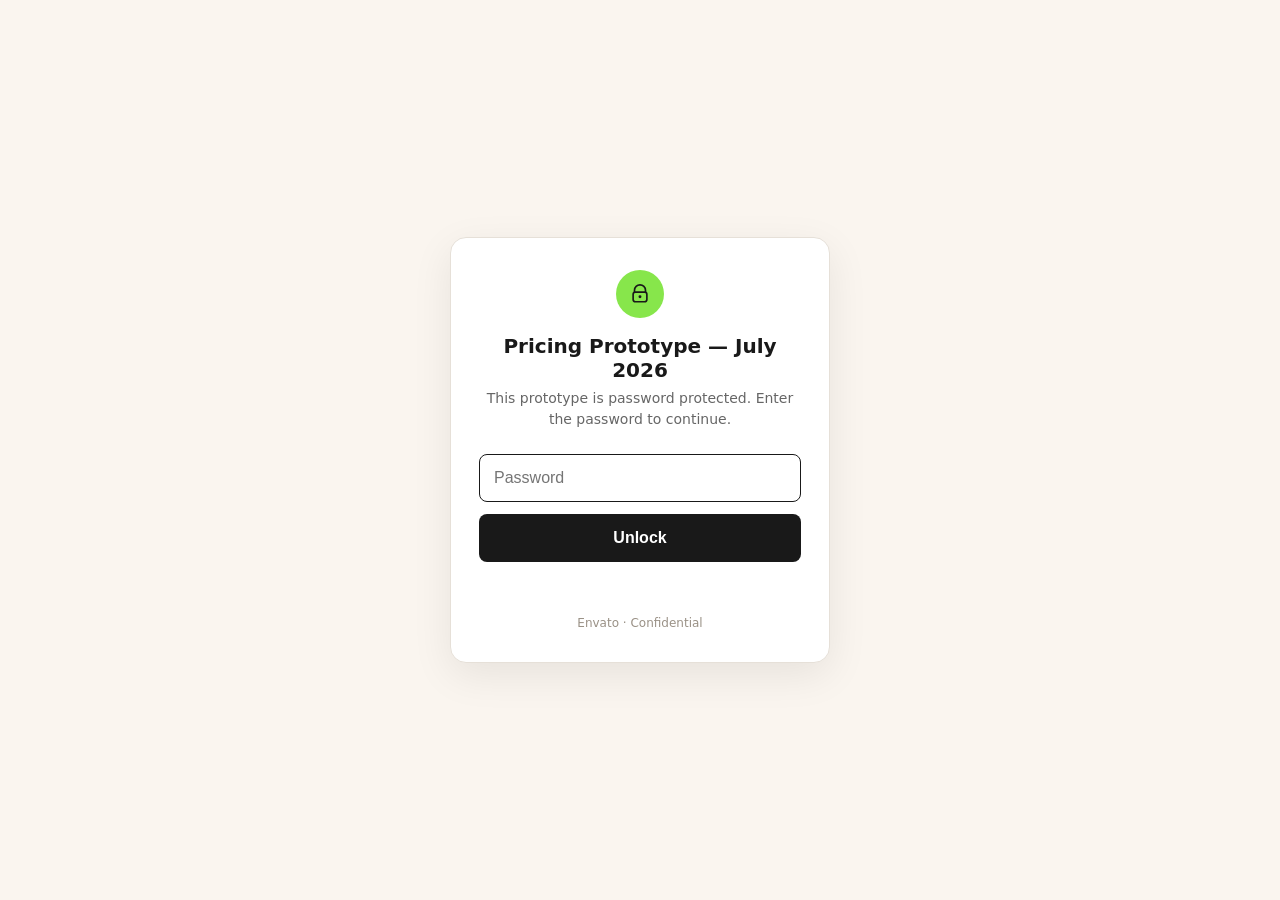
<file: index.html>
<!DOCTYPE html>
<html lang="en">
<head>
<meta charset="utf-8" />
<meta name="viewport" content="width=device-width, initial-scale=1" />
<meta name="robots" content="noindex, nofollow" />
<title>Envato — Protected Prototype</title>
<style>
  :root { color-scheme: light; }
  * { box-sizing: border-box; }
  html, body { height: 100%; margin: 0; }
  body {
    display: flex;
    align-items: center;
    justify-content: center;
    min-height: 100%;
    padding: 24px;
    font-family: system-ui, -apple-system, "Segoe UI", Roboto, Helvetica, Arial, sans-serif;
    background: #faf5ef;
    color: #191919;
  }
  .card {
    width: 100%;
    max-width: 380px;
    background: #ffffff;
    border: 1px solid #e6e0d8;
    border-radius: 16px;
    padding: 32px 28px;
    box-shadow: 0 12px 40px rgba(0,0,0,0.08);
    text-align: center;
  }
  .lock {
    width: 48px; height: 48px;
    display: inline-flex; align-items: center; justify-content: center;
    border-radius: 999px;
    background: #87e64b;
    margin-bottom: 16px;
  }
  h1 { font-size: 20px; font-weight: 700; margin: 0 0 6px; }
  p.sub { font-size: 14px; color: #666; margin: 0 0 24px; line-height: 1.5; }
  form { display: flex; flex-direction: column; gap: 12px; }
  input[type="password"] {
    width: 100%;
    height: 48px;
    padding: 0 14px;
    font-size: 16px;
    border: 1px solid #ccc4b8;
    border-radius: 8px;
    outline: none;
    background: #fff;
    color: #191919;
  }
  input[type="password"]:focus { border-color: #191919; }
  button {
    height: 48px;
    border: 0;
    border-radius: 8px;
    background: #191919;
    color: #fff;
    font-size: 16px;
    font-weight: 600;
    cursor: pointer;
  }
  button:disabled { opacity: 0.6; cursor: default; }
  .err {
    min-height: 18px;
    font-size: 13px;
    color: #c0392b;
    margin-top: 4px;
  }
  .foot { margin-top: 20px; font-size: 12px; color: #9a9186; }
</style>
</head>
<body>
  <main class="card">
    <div class="lock" aria-hidden="true">
      <svg width="22" height="22" viewBox="0 0 24 24" fill="none" xmlns="http://www.w3.org/2000/svg">
        <path d="M6 10V8a6 6 0 1112 0v2" stroke="#191919" stroke-width="1.8" stroke-linecap="round"/>
        <rect x="4.5" y="10" width="15" height="10.5" rx="2.5" stroke="#191919" stroke-width="1.8"/>
        <circle cx="12" cy="15" r="1.6" fill="#191919"/>
      </svg>
    </div>
    <h1>Pricing Prototype — July 2026</h1>
    <p class="sub">This prototype is password protected. Enter the password to continue.</p>
    <form id="gate">
      <input id="pw" type="password" autocomplete="current-password" placeholder="Password" aria-label="Password" autofocus />
      <button id="submit" type="submit">Unlock</button>
      <div class="err" id="err" role="alert"></div>
    </form>
    <div class="foot">Envato · Confidential</div>
  </main>

<script>
  const SALT = "Bc1s7ybmZF3myaIhbjzO3w==";
  const IV = "K1Iokpe95dW/64CN";
  const CT = "xTYbKNlfcR9cNz4LVjHfeUii/dzwwZfLJqP/ULwP72B94NcQ3RtwVly9DWBUax2Ab5AmWr5vqa3HQ5/WhTNVoQ4lH1xeBoZUAenttY3b+mWIqWIIdt3P/oz7/T5pTTnsJaKgkvgfawP+OSSN5g==";
  const ITER = 200000;

  const b64ToBytes = (s) => Uint8Array.from(atob(s), c => c.charCodeAt(0));
  const enc = new TextEncoder();

  async function deriveKey(password, salt) {
    const keyMaterial = await crypto.subtle.importKey(
      "raw", enc.encode(password), "PBKDF2", false, ["deriveKey"]
    );
    return crypto.subtle.deriveKey(
      { name: "PBKDF2", salt, iterations: ITER, hash: "SHA-256" },
      keyMaterial,
      { name: "AES-GCM", length: 256 },
      false,
      ["decrypt"]
    );
  }

  async function unlock(password) {
    const key = await deriveKey(password, b64ToBytes(SALT));
    const buf = await crypto.subtle.decrypt(
      { name: "AES-GCM", iv: b64ToBytes(IV) },
      key,
      b64ToBytes(CT)
    );
    return new TextDecoder().decode(buf);
  }

  const form = document.getElementById("gate");
  const pw = document.getElementById("pw");
  const err = document.getElementById("err");
  const submit = document.getElementById("submit");

  form.addEventListener("submit", async (e) => {
    e.preventDefault();
    err.textContent = "";
    submit.disabled = true;
    submit.textContent = "Unlocking…";
    try {
      const target = await unlock(pw.value);
      sessionStorage.setItem("proto_ok", "1");
      location.href = target;
    } catch (_) {
      err.textContent = "Incorrect password. Please try again.";
      submit.disabled = false;
      submit.textContent = "Unlock";
      pw.select();
    }
  });
</script>
</body>
</html>
</file>
